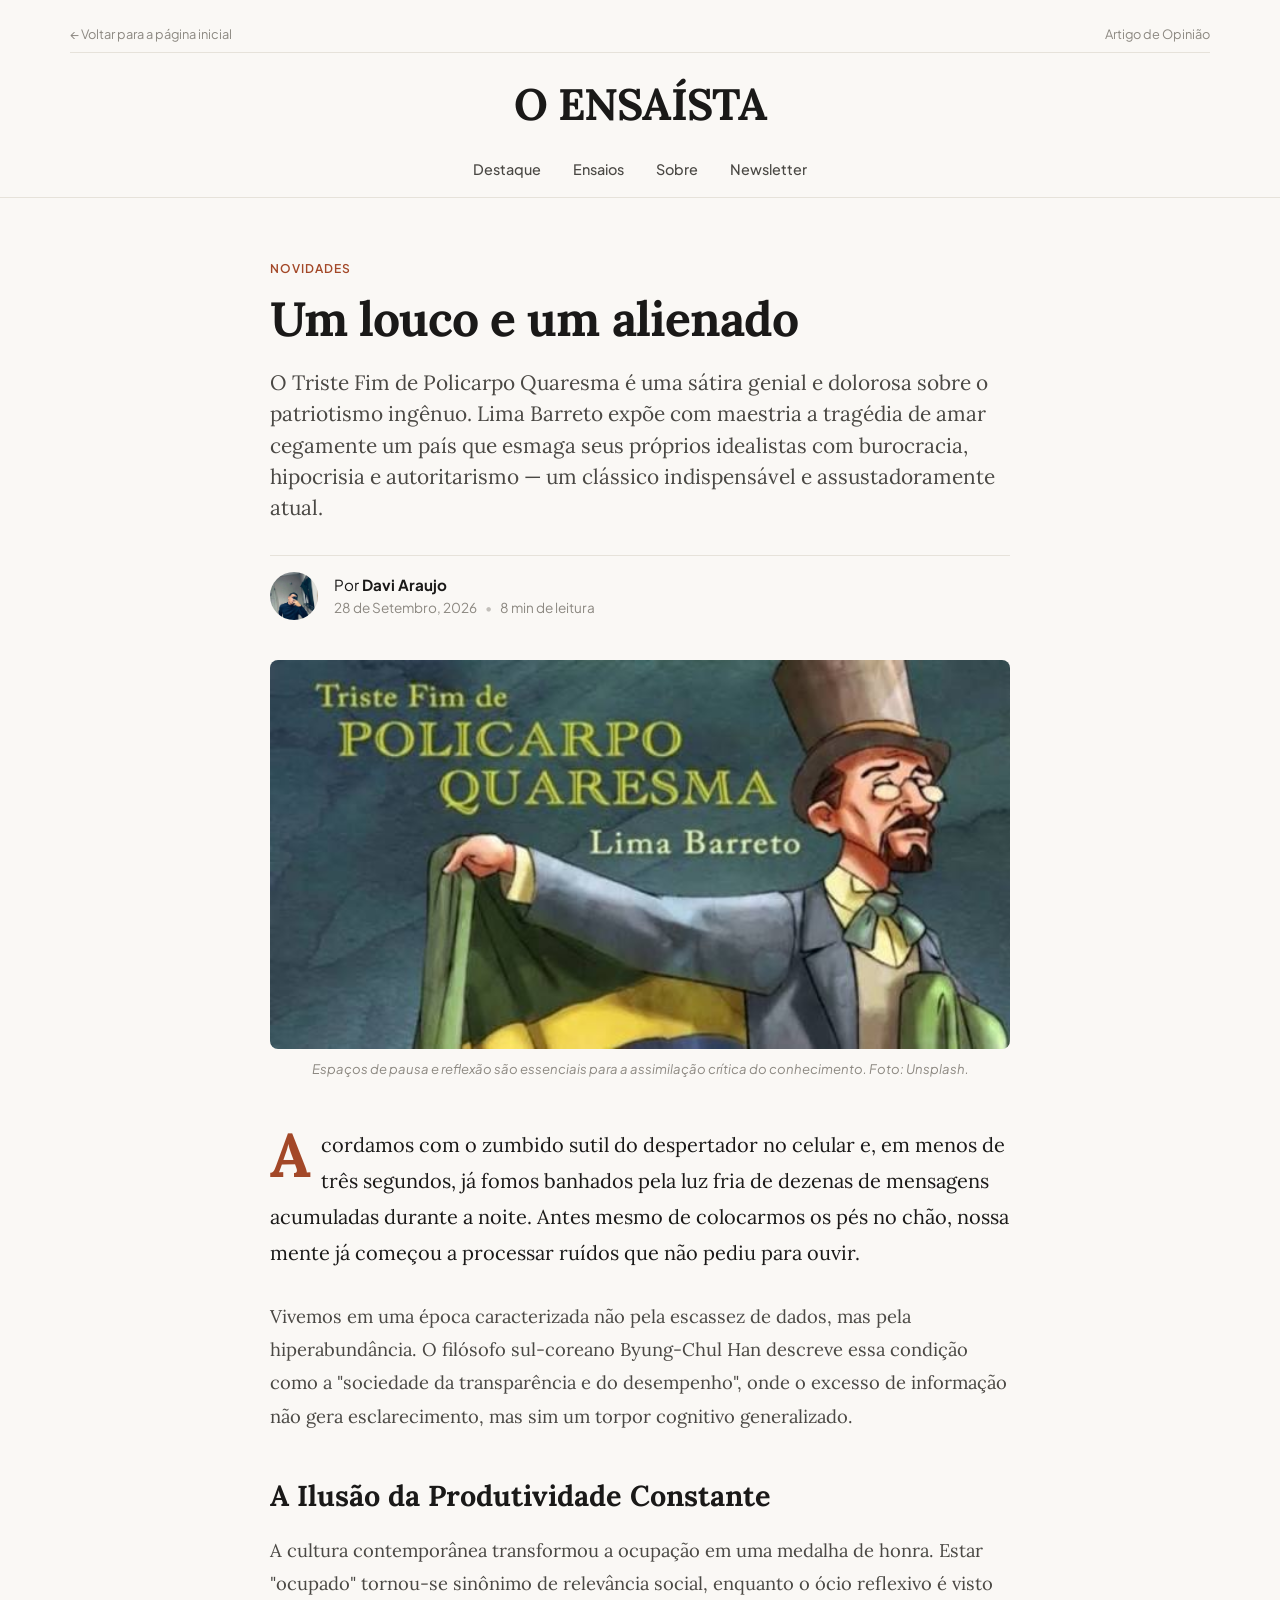
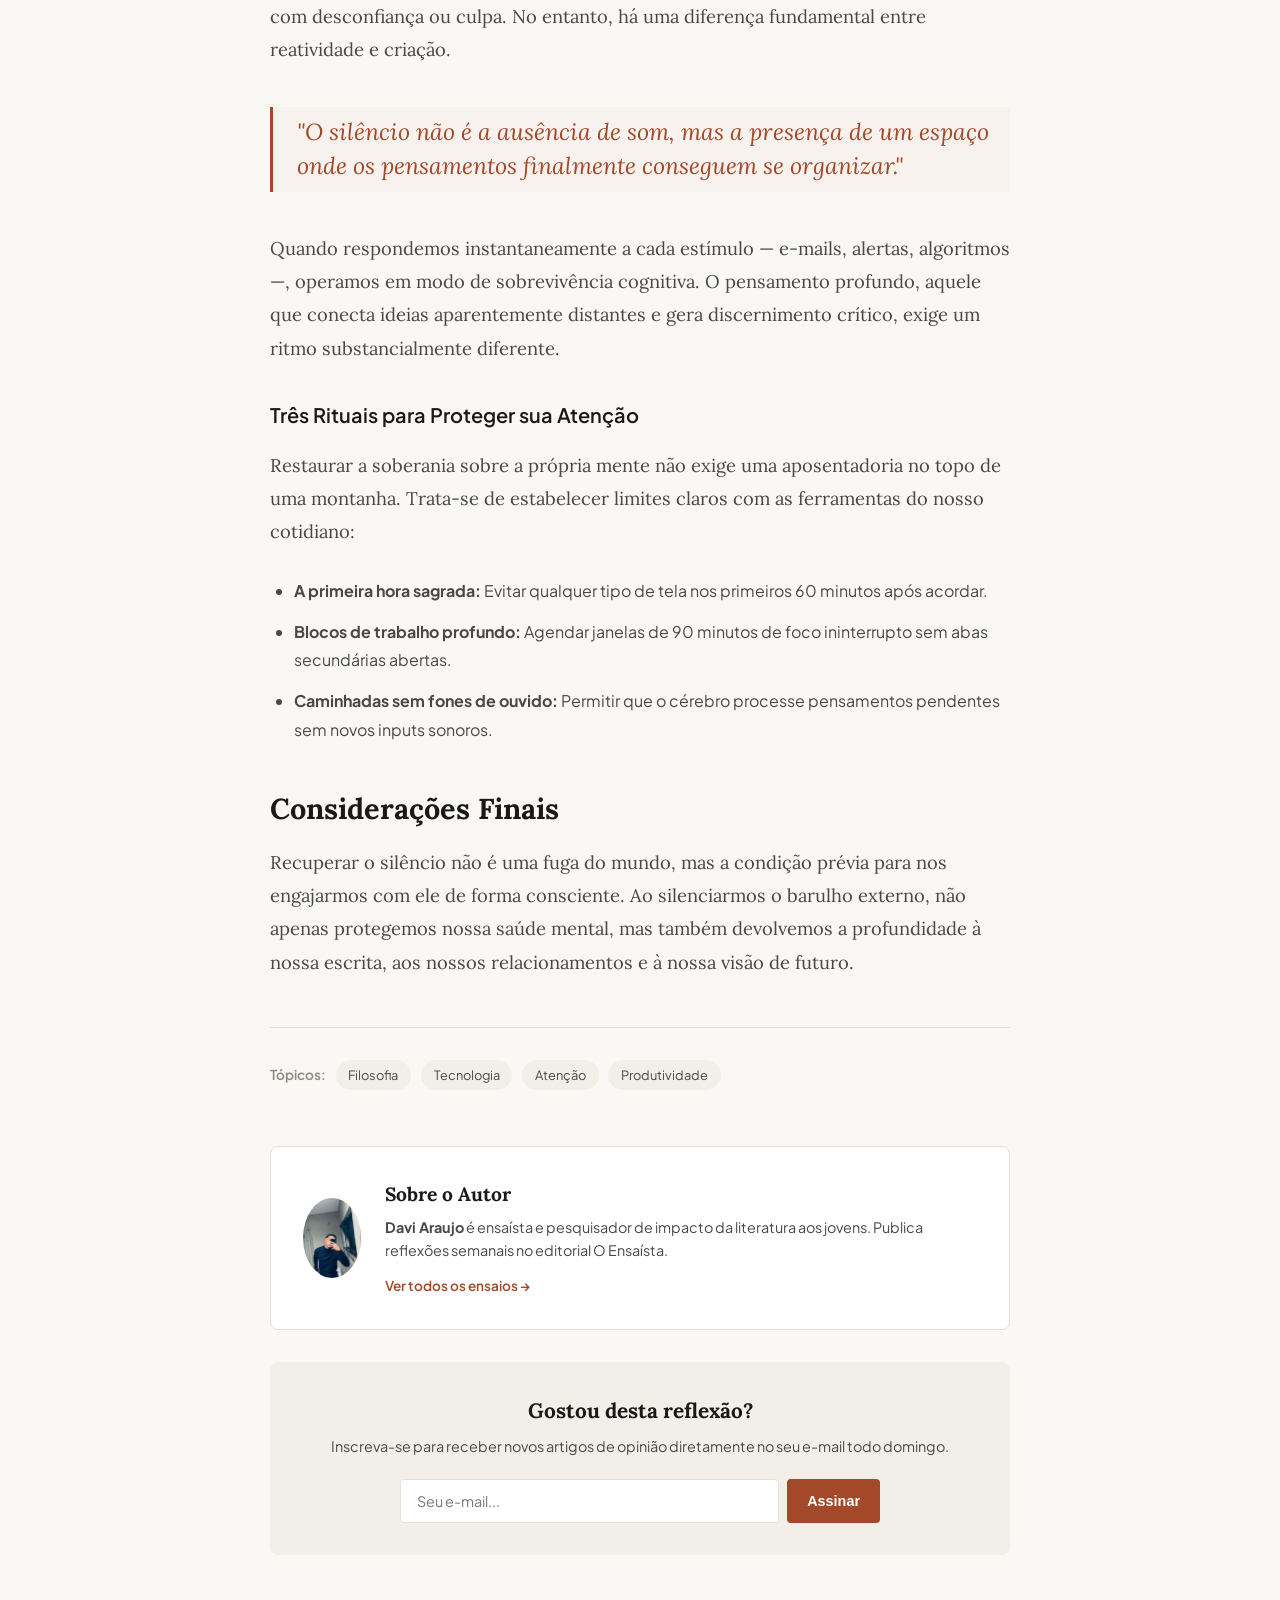
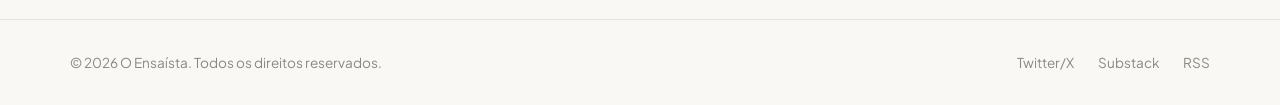
<file: Artigo/Artigo.html>
<!DOCTYPE html>
<html lang="pt-BR">
<head>
    <meta charset="UTF-8">
    <meta name="viewport" content="width=device-width, initial-scale=1.0">
    <title>O Silêncio na Era do Barulho Infinito — O Ensaísta</title>
    
    <!-- Fontes do Google -->
    <link rel="preconnect" href="https://fonts.googleapis.com">
    <link rel="preconnect" href="https://fonts.gstatic.com" crossorigin>
    <link href="https://fonts.googleapis.com/css2?family=Lora:ital,wght@0,400..700;1,400..700&family=Plus+Jakarta+Sans:wght@300;400;500;600;700&display=swap" rel="stylesheet">
    
    <!-- CSS Externo -->
    <link rel="stylesheet" href="Artigo.css">
</head>
<body>

    <!-- Cabeçalho Principal -->
    <header class="header">
        <div class="container header-container">
            <div class="header-top">
                <span class="header-date"><a href="../Home/index.html">&larr; Voltar para a página inicial</a></span>
                <span class="header-tagline">Artigo de Opinião</span>
            </div>
            
            <a href="../Home/index.html" class="logo">O ENSAÍSTA</a>

            <nav class="nav">
                <ul class="nav-list">
                    <li><a href="../Home/index.html#destaque" class="nav-link">Destaque</a></li>
                    <li><a href="../Home/index.html#ensaios" class="nav-link">Ensaios</a></li>
                    <li><a href="../Home/index.html#sobre" class="nav-link">Sobre</a></li>
                    <li><a href="../Home/index.html#newsletter" class="nav-link">Newsletter</a></li>
                </ul>
            </nav>
        </div>
    </header>

    <main class="container">

        <!-- Estrutura Principal do Artigo -->
        <article class="single-article">

            <!-- Cabeçalho do Artigo -->
            <header class="article-header">
                <span class="badge">Novidades</span>
                <h1 class="article-title">Um louco e um alienado</h1>
                <p class="article-subtitle">
                    O Triste Fim de Policarpo Quaresma é uma sátira genial e dolorosa sobre o patriotismo ingênuo. Lima Barreto expõe com maestria a tragédia de amar cegamente um país que esmaga seus próprios idealistas com burocracia, hipocrisia e autoritarismo — um clássico indispensável e assustadoramente atual.
                </p>

                <!-- Metadados do Autor -->
                <div class="article-author-meta">
                    <img src="../Images/Foto Davi.jpeg" alt="Foto de Davi Araujo" class="author-thumb">
                    <div class="author-details">
                        <span class="author-name">Por <strong>Davi Araujo</strong></span>
                        <div class="meta-info">
                            <span>28 de Setembro, 2026</span>
                            <span class="dot">&bull;</span>
                            <span>8 min de leitura</span>
                        </div>
                    </div>
                </div>
            </header>

            <!-- Imagem de Destaque -->
            <figure class="article-featured-media">
                <img src="../Images/Capa.jfif" alt="Capa do livro 'O Triste Fim de Policarpo Quaresma'">
                <figcaption>Espaços de pausa e reflexão são essenciais para a assimilação crítica do conhecimento. Foto: Unsplash.</figcaption>
            </figure>

            <!-- Corpo do Texto / Conteúdo do Artigo -->
            <div class="article-body">
                <p class="lead-paragraph">
                    Acordamos com o zumbido sutil do despertador no celular e, em menos de três segundos, já fomos banhados pela luz fria de dezenas de mensagens acumuladas durante a noite. Antes mesmo de colocarmos os pés no chão, nossa mente já começou a processar ruídos que não pediu para ouvir.
                </p>

                <p>
                    Vivemos em uma época caracterizada não pela escassez de dados, mas pela hiperabundância. O filósofo sul-coreano Byung-Chul Han descreve essa condição como a "sociedade da transparência e do desempenho", onde o excesso de informação não gera esclarecimento, mas sim um torpor cognitivo generalizado.
                </p>

                <h2>A Ilusão da Produtividade Constante</h2>

                <p>
                    A cultura contemporânea transformou a ocupação em uma medalha de honra. Estar "ocupado" tornou-se sinônimo de relevância social, enquanto o ócio reflexivo é visto com desconfiança ou culpa. No entanto, há uma diferença fundamental entre reatividade e criação.
                </p>

                <!-- Citação em Destaque (Pull Quote) -->
                <blockquote class="pull-quote">
                    "O silêncio não é a ausência de som, mas a presença de um espaço onde os pensamentos finalmente conseguem se organizar."
                </blockquote>

                <p>
                    Quando respondemos instantaneamente a cada estímulo — e-mails, alertas, algoritmos —, operamos em modo de sobrevivência cognitiva. O pensamento profundo, aquele que conecta ideias aparentemente distantes e gera discernimento crítico, exige um ritmo substancialmente diferente.
                </p>

                <h3>Três Rituais para Proteger sua Atenção</h3>

                <p>
                    Restaurar a soberania sobre a própria mente não exige uma aposentadoria no topo de uma montanha. Trata-se de estabelecer limites claros com as ferramentas do nosso cotidiano:
                </p>

                <ul class="article-list">
                    <li><strong>A primeira hora sagrada:</strong> Evitar qualquer tipo de tela nos primeiros 60 minutos após acordar.</li>
                    <li><strong>Blocos de trabalho profundo:</strong> Agendar janelas de 90 minutos de foco ininterrupto sem abas secundárias abertas.</li>
                    <li><strong>Caminhadas sem fones de ouvido:</strong> Permitir que o cérebro processe pensamentos pendentes sem novos inputs sonoros.</li>
                </ul>

                <h2>Considerações Finais</h2>

                <p>
                    Recuperar o silêncio não é uma fuga do mundo, mas a condição prévia para nos engajarmos com ele de forma consciente. Ao silenciarmos o barulho externo, não apenas protegemos nossa saúde mental, mas também devolvemos a profundidade à nossa escrita, aos nossos relacionamentos e à nossa visão de futuro.
                </p>
            </div>

            <!-- Tags do Artigo -->
            <div class="article-tags">
                <span class="tags-title">Tópicos:</span>
                <a href="#" class="tag-item">Filosofia</a>
                <a href="#" class="tag-item">Tecnologia</a>
                <a href="#" class="tag-item">Atenção</a>
                <a href="#" class="tag-item">Produtividade</a>
            </div>

            <!-- Caixas de Autor & Rodapé do Artigo -->
            <footer class="article-footer">
                <div class="author-box">
                    <img src="../Images/Foto Davi.jpeg" alt="Foto de Davi Araujo" class="author-box-img">
                    <div class="author-box-info">
                        <h3>Sobre o Autor</h3>
                        <p><strong>Davi Araujo</strong> é ensaísta e pesquisador de impacto da literatura aos jovens. Publica reflexões semanais no editorial O Ensaísta.</p>
                        <a href="#" class="author-link">Ver todos os ensaios &rarr;</a>
                    </div>
                </div>

                <!-- Formulário de Newsletter Integrado -->
                <div class="article-newsletter">
                    <h3>Gostou desta reflexão?</h3>
                    <p>Inscreva-se para receber novos artigos de opinião diretamente no seu e-mail todo domingo.</p>
                    <form class="newsletter-form" onsubmit="event.preventDefault(); alert('Inscrição confirmada!');">
                        <input type="email" placeholder="Seu e-mail..." required class="newsletter-input">
                        <button type="submit" class="newsletter-btn">Assinar</button>
                    </form>
                </div>
            </footer>

        </article>

    </main>

    <!-- Rodapé Geral -->
    <footer class="footer">
        <div class="container footer-container">
            <p>&copy; 2026 O Ensaísta. Todos os direitos reservados.</p>
            <div class="footer-links">
                <a href="#">Twitter/X</a>
                <a href="#">Substack</a>
                <a href="#">RSS</a>
            </div>
        </div>
    </footer>

</body>
</html>
</file>
<file: Artigo/Artigo.css>
/* ==========================================================================
   RESET & VARIÁVEIS DE DESIGN
   ========================================================================== */
:root {
    /* Paleta Editorial Elegante */
    --bg-main: #FAF8F5;          /* Off-white estilo papel */
    --bg-card: #FFFFFF;          /* Branco puro */
    --bg-subtle: #F2EFE9;        /* Bege claro */
    
    --text-primary: #1A1918;     /* Grafite escuro */
    --text-secondary: #4A4844;   /* Cinza escuro para corpo de texto */
    --text-muted: #8C8881;       /* Cinza para metadados */
    
    --accent: #A34828;           /* Terracota editorial */
    --accent-hover: #7E361D;
    
    --border-color: #E6E2DA;     /* Divisores sutis */
    
    /* Tipografia */
    --font-serif: 'Lora', Georgia, serif;
    --font-sans: 'Plus Jakarta Sans', system-ui, -apple-system, sans-serif;
    
    /* Larguras */
    --max-width: 1140px;
    --article-width: 740px;      /* Largura ideal para leitura de artigos */
    --radius: 8px;
    --transition: all 0.2s ease-in-out;
}

* {
    margin: 0;
    padding: 0;
    box-sizing: border-box;
}

html {
    scroll-behavior: smooth;
}

body {
    background-color: var(--bg-main);
    color: var(--text-primary);
    font-family: var(--font-sans);
    line-height: 1.6;
    -webkit-font-smoothing: antialiased;
}

a {
    color: inherit;
    text-decoration: none;
    transition: var(--transition);
}

img {
    max-width: 100%;
    height: auto;
    display: block;
}

.container {
    width: 90%;
    max-width: var(--max-width);
    margin: 0 auto;
}

.badge {
    display: inline-block;
    font-size: 0.75rem;
    font-weight: 600;
    text-transform: uppercase;
    letter-spacing: 0.08em;
    color: var(--accent);
    margin-bottom: 0.75rem;
}

.meta-info {
    font-size: 0.85rem;
    color: var(--text-muted);
    display: flex;
    align-items: center;
    gap: 0.5rem;
    flex-wrap: wrap;
}

.dot {
    opacity: 0.5;
}

/* ==========================================================================
   CABEÇALHO (HEADER)
   ========================================================================== */
.header {
    border-bottom: 1px solid var(--border-color);
    padding: 1.5rem 0 1rem 0;
    background-color: var(--bg-main);
    position: sticky;
    top: 0;
    z-index: 100;
}

.header-top {
    display: flex;
    justify-content: space-between;
    font-size: 0.8rem;
    color: var(--text-muted);
    margin-bottom: 1rem;
    border-bottom: 1px solid var(--border-color);
    padding-bottom: 0.5rem;
}

.header-top a:hover {
    color: var(--accent);
}

.logo {
    display: block;
    font-family: var(--font-serif);
    font-size: 2.75rem;
    font-weight: 700;
    text-align: center;
    letter-spacing: -0.02em;
    color: var(--text-primary);
    margin: 0.5rem 0 1rem 0;
}

.logo:hover {
    color: var(--accent);
}

.nav-list {
    display: flex;
    justify-content: center;
    gap: 2rem;
    list-style: none;
}

.nav-link {
    font-size: 0.9rem;
    font-weight: 500;
    color: var(--text-secondary);
}

.nav-link:hover, .nav-link.active {
    color: var(--accent);
}

/* ==========================================================================
   HOA DE ARTIGOS / HOME (HERO & GRID)
   ========================================================================== */
.hero-section {
    padding: 3rem 0;
    border-bottom: 1px solid var(--border-color);
}

.hero-card {
    display: grid;
    grid-template-columns: 1.1fr 0.9fr;
    gap: 3rem;
    align-items: center;
}

.hero-title {
    font-family: var(--font-serif);
    font-size: 2.5rem;
    line-height: 1.25;
    font-weight: 600;
    margin-bottom: 1rem;
}

.hero-title a:hover {
    color: var(--accent);
}

.hero-excerpt {
    font-family: var(--font-serif);
    font-size: 1.15rem;
    color: var(--text-secondary);
    margin-bottom: 1.5rem;
    line-height: 1.6;
}

.hero-image-wrapper {
    overflow: hidden;
    border-radius: var(--radius);
}

.hero-image {
    width: 100%;
    height: 380px;
    object-fit: cover;
    transition: transform 0.5s ease;
}

.hero-card:hover .hero-image {
    transform: scale(1.03);
}

.articles-section {
    padding: 3.5rem 0;
    border-bottom: 1px solid var(--border-color);
}

.section-header {
    margin-bottom: 2rem;
}

.section-title {
    font-family: var(--font-serif);
    font-size: 1.5rem;
    font-weight: 600;
    margin-bottom: 0.5rem;
}

.line-divider {
    height: 2px;
    width: 60px;
    background-color: var(--accent);
}

.articles-grid {
    display: grid;
    grid-template-columns: repeat(3, 1fr);
    gap: 2rem;
}

.article-card {
    background-color: var(--bg-card);
    border-radius: var(--radius);
    border: 1px solid var(--border-color);
    overflow: hidden;
    display: flex;
    flex-direction: column;
    transition: transform 0.2s ease, box-shadow 0.2s ease;
}

.article-card:hover {
    transform: translateY(-4px);
    box-shadow: 0 10px 20px rgba(0, 0, 0, 0.04);
}

.card-image-wrapper {
    height: 200px;
    overflow: hidden;
}

.card-image {
    width: 100%;
    height: 100%;
    object-fit: cover;
    transition: transform 0.4s ease;
}

.article-card:hover .card-image {
    transform: scale(1.05);
}

.card-body {
    padding: 1.5rem;
    display: flex;
    flex-direction: column;
    flex-grow: 1;
}

.card-title {
    font-family: var(--font-serif);
    font-size: 1.25rem;
    line-height: 1.35;
    margin-bottom: 0.75rem;
}

.card-title a:hover {
    color: var(--accent);
}

.card-excerpt {
    font-size: 0.92rem;
    color: var(--text-secondary);
    margin-bottom: 1.25rem;
    flex-grow: 1;
}

.about-newsletter-grid {
    padding: 3.5rem 0;
    display: grid;
    grid-template-columns: 1fr 1.2fr;
    gap: 2.5rem;
}

.about-card, .newsletter-card {
    background-color: var(--bg-subtle);
    padding: 2.5rem;
    border-radius: var(--radius);
    border: 1px solid var(--border-color);
}

.author-avatar {
    width: 70px;
    height: 70px;
    border-radius: 50%;
    object-fit: cover;
    margin-bottom: 1rem;
}

.about-name {
    font-family: var(--font-serif);
    font-size: 1.3rem;
    margin-bottom: 0.5rem;
}

.about-bio {
    font-size: 0.95rem;
    color: var(--text-secondary);
}

.newsletter-title {
    font-family: var(--font-serif);
    font-size: 1.4rem;
    margin-bottom: 0.5rem;
}

.newsletter-desc {
    font-size: 0.92rem;
    color: var(--text-secondary);
    margin-bottom: 1.25rem;
}

.newsletter-form {
    display: flex;
    gap: 0.5rem;
}

.newsletter-input {
    flex: 1;
    padding: 0.75rem 1rem;
    border: 1px solid var(--border-color);
    border-radius: 4px;
    font-size: 0.9rem;
    font-family: inherit;
    outline: none;
    background-color: var(--bg-card);
}

.newsletter-input:focus {
    border-color: var(--accent);
}

.newsletter-btn {
    padding: 0.75rem 1.25rem;
    background-color: var(--accent);
    color: #fff;
    border: none;
    border-radius: 4px;
    font-weight: 600;
    font-size: 0.9rem;
    cursor: pointer;
    transition: var(--transition);
}

.newsletter-btn:hover {
    background-color: var(--accent-hover);
}

/* ==========================================================================
   PÁGINA DO ARTIGO DE OPINIÃO / EDITORIAL (SINGLE ARTICLE)
   ========================================================================== */
.single-article {
    max-width: var(--article-width);
    margin: 3.5rem auto;
}

/* Cabeçalho do Artigo */
.article-header {
    margin-bottom: 2.5rem;
    text-align: left;
}

.article-title {
    font-family: var(--font-serif);
    font-size: 3rem;
    line-height: 1.18;
    font-weight: 700;
    letter-spacing: -0.02em;
    margin-bottom: 1.25rem;
    color: var(--text-primary);
}

.article-subtitle {
    font-family: var(--font-serif);
    font-size: 1.3rem;
    line-height: 1.5;
    color: var(--text-secondary);
    margin-bottom: 2rem;
}

.article-author-meta {
    display: flex;
    align-items: center;
    gap: 1rem;
    padding-top: 1rem;
    border-top: 1px solid var(--border-color);
}

.author-thumb {
    width: 48px;
    height: 48px;
    border-radius: 50%;
    object-fit: cover;
}

.author-details {
    display: flex;
    flex-direction: column;
}

.author-name {
    font-size: 0.95rem;
    color: var(--text-primary);
}

/* Mídia do Artigo */
.article-featured-media {
    margin-bottom: 3rem;
}

.article-featured-media img {
    width: 100%;
    max-height: 480px;
    object-fit: cover;
    border-radius: var(--radius);
}

figcaption {
    font-size: 0.82rem;
    color: var(--text-muted);
    margin-top: 0.6rem;
    text-align: center;
    font-style: italic;
}

/* Corpo do Texto Editorial */
.article-body {
    font-family: var(--font-serif);
    font-size: 1.15rem;            /* Tamanho de fonte ideal para leitura longa */
    line-height: 1.8;              /* Espaçamento entre linhas respirável */
    color: var(--text-secondary);
}

.article-body p {
    margin-bottom: 1.8rem;
}

/* Parágrafo de Destaque / Lead com Capitular */
.lead-paragraph {
    font-size: 1.25rem;
    color: var(--text-primary);
}

.lead-paragraph::first-letter {
    font-size: 3.8rem;
    float: left;
    line-height: 0.8;
    margin-right: 0.6rem;
    margin-top: 0.2rem;
    color: var(--accent);
    font-weight: 700;
}

.article-body h2 {
    font-family: var(--font-serif);
    font-size: 1.8rem;
    color: var(--text-primary);
    margin: 2.8rem 0 1.2rem 0;
    line-height: 1.3;
}

.article-body h3 {
    font-family: var(--font-sans);
    font-size: 1.25rem;
    font-weight: 600;
    color: var(--text-primary);
    margin: 2rem 0 1rem 0;
}

/* Citação Editorial (Pull Quote) */
.pull-quote {
    font-style: italic;
    font-size: 1.45rem;
    line-height: 1.5;
    color: var(--accent);
    border-left: 3px solid var(--accent);
    padding: 0.5rem 0 0.5rem 1.5rem;
    margin: 2.5rem 0;
    background-color: rgba(163, 72, 40, 0.03);
}

.article-list {
    margin: 1.5rem 0 2rem 1.5rem;
    font-family: var(--font-sans);
    font-size: 1rem;
}

.article-list li {
    margin-bottom: 0.75rem;
}

/* Tags do Artigo */
.article-tags {
    display: flex;
    align-items: center;
    gap: 0.6rem;
    flex-wrap: wrap;
    padding-top: 2rem;
    margin-top: 3rem;
    border-top: 1px solid var(--border-color);
    font-family: var(--font-sans);
}

.tags-title {
    font-size: 0.85rem;
    font-weight: 600;
    color: var(--text-muted);
}

.tag-item {
    font-size: 0.8rem;
    padding: 0.3rem 0.8rem;
    background-color: var(--bg-subtle);
    border-radius: 20px;
    color: var(--text-secondary);
}

.tag-item:hover {
    background-color: var(--accent);
    color: #fff;
}

/* Rodapé do Artigo */
.article-footer {
    margin-top: 3.5rem;
    display: flex;
    flex-direction: column;
    gap: 2rem;
}

.author-box {
    display: flex;
    align-items: center;
    gap: 1.5rem;
    background-color: var(--bg-card);
    padding: 2rem;
    border: 1px solid var(--border-color);
    border-radius: var(--radius);
}

.author-box-img {
    width: 80px;
    height: 80px;
    border-radius: 50%;
    object-fit: cover;
}

.author-box-info h3 {
    font-family: var(--font-serif);
    font-size: 1.2rem;
    margin-bottom: 0.4rem;
}

.author-box-info p {
    font-size: 0.9rem;
    color: var(--text-secondary);
    margin-bottom: 0.6rem;
}

.author-link {
    font-size: 0.85rem;
    font-weight: 600;
    color: var(--accent);
}

.article-newsletter {
    background-color: var(--bg-subtle);
    padding: 2rem;
    border-radius: var(--radius);
    text-align: center;
}

.article-newsletter h3 {
    font-family: var(--font-serif);
    font-size: 1.3rem;
    margin-bottom: 0.5rem;
}

.article-newsletter p {
    font-size: 0.9rem;
    color: var(--text-secondary);
    margin-bottom: 1.25rem;
}

.article-newsletter .newsletter-form {
    max-width: 480px;
    margin: 0 auto;
}

/* ==========================================================================
   RODAPÉ GERAL (FOOTER)
   ========================================================================== */
.footer {
    border-top: 1px solid var(--border-color);
    padding: 2rem 0;
    font-size: 0.85rem;
    color: var(--text-muted);
    margin-top: 4rem;
}

.footer-container {
    display: flex;
    justify-content: space-between;
    align-items: center;
}

.footer-links {
    display: flex;
    gap: 1.5rem;
}

.footer-links a:hover {
    color: var(--accent);
}

/* ==========================================================================
   RESPONSIVIDADE (MOBILE & TABLET)
   ========================================================================== */
@media (max-width: 900px) {
    .hero-card {
        grid-template-columns: 1fr;
        gap: 1.5rem;
    }

    .articles-grid {
        grid-template-columns: repeat(2, 1fr);
    }

    .about-newsletter-grid {
        grid-template-columns: 1fr;
    }
}

@media (max-width: 600px) {
    .header-top {
        flex-direction: column;
        align-items: center;
        gap: 0.25rem;
    }

    .logo {
        font-size: 2.1rem;
    }

    .nav-list {
        gap: 1rem;
    }

    .article-title {
        font-size: 2.1rem;
    }

    .article-subtitle {
        font-size: 1.1rem;
    }

    .article-body {
        font-size: 1.05rem;
    }

    .pull-quote {
        font-size: 1.2rem;
    }

    .author-box {
        flex-direction: column;
        text-align: center;
    }

    .articles-grid {
        grid-template-columns: 1fr;
    }

    .newsletter-form {
        flex-direction: column;
    }

    .footer-container {
        flex-direction: column;
        gap: 1rem;
        text-align: center;
    }
}
</file>
